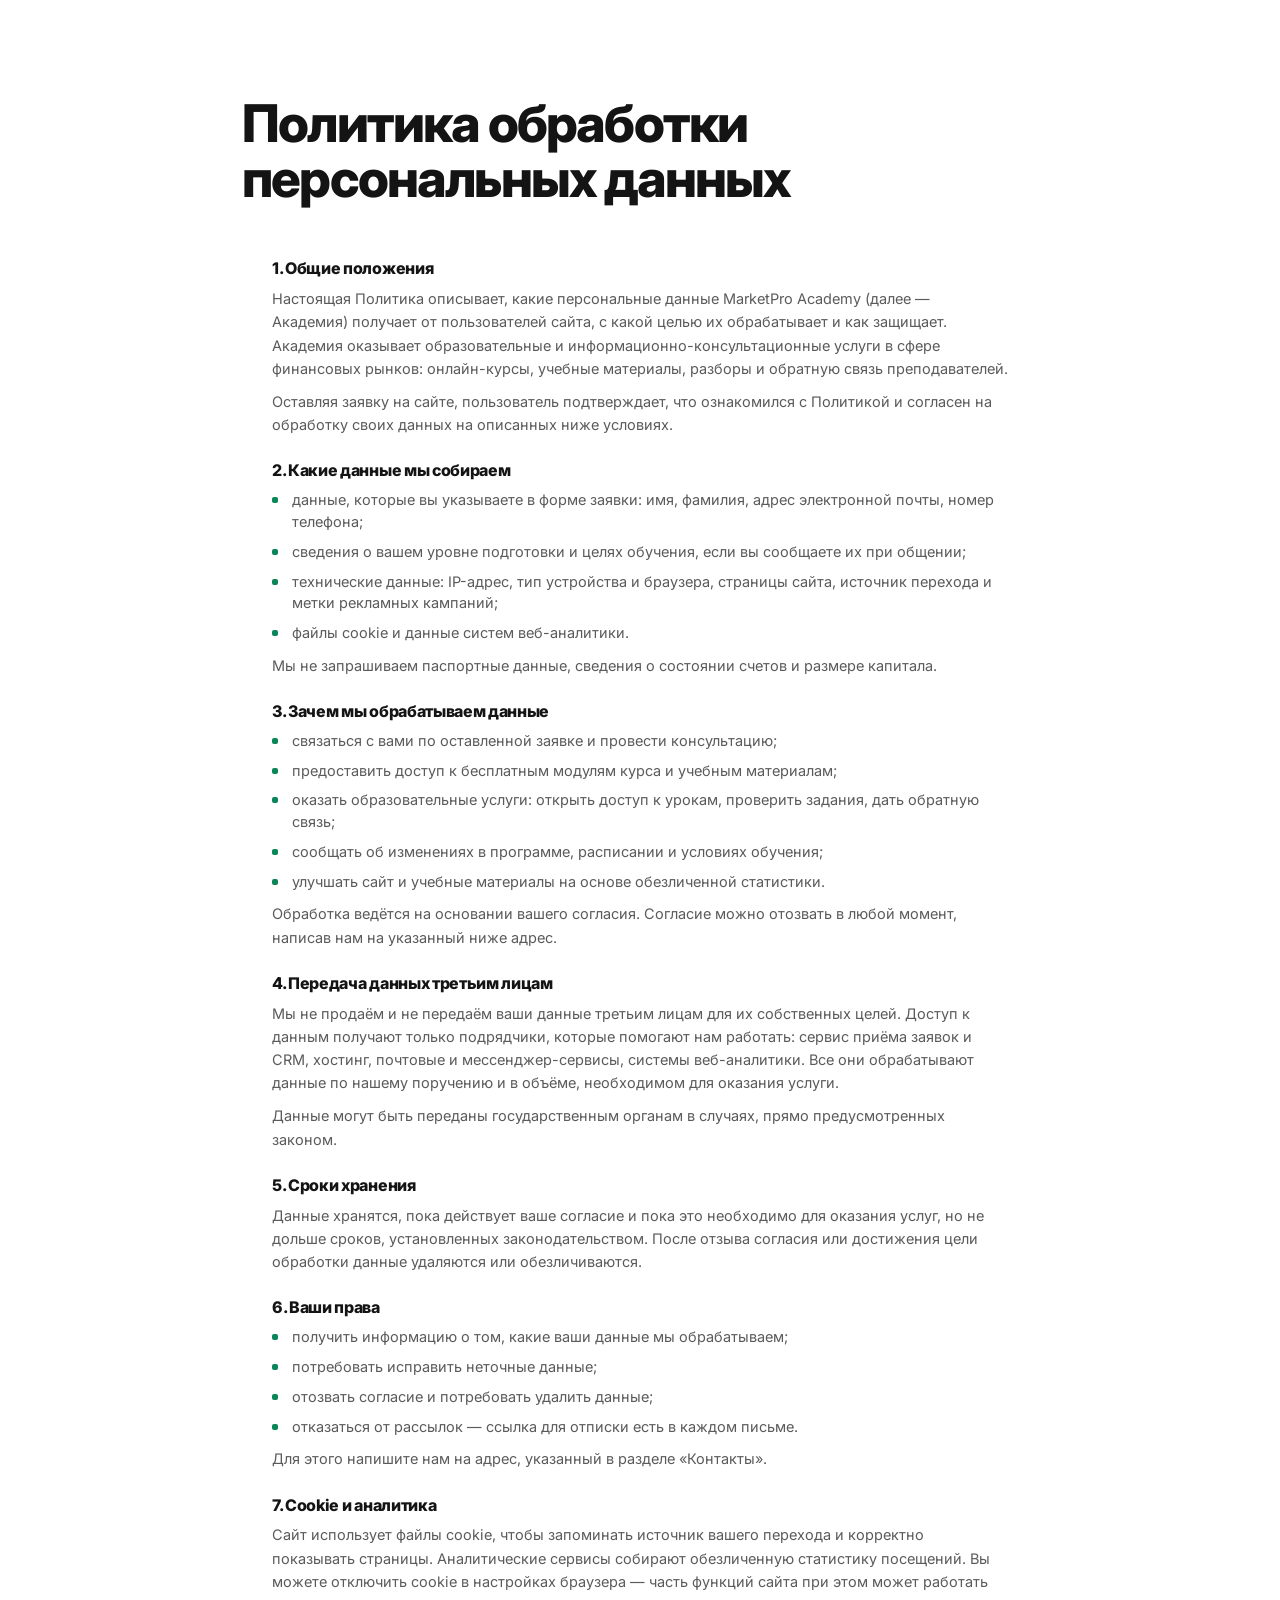
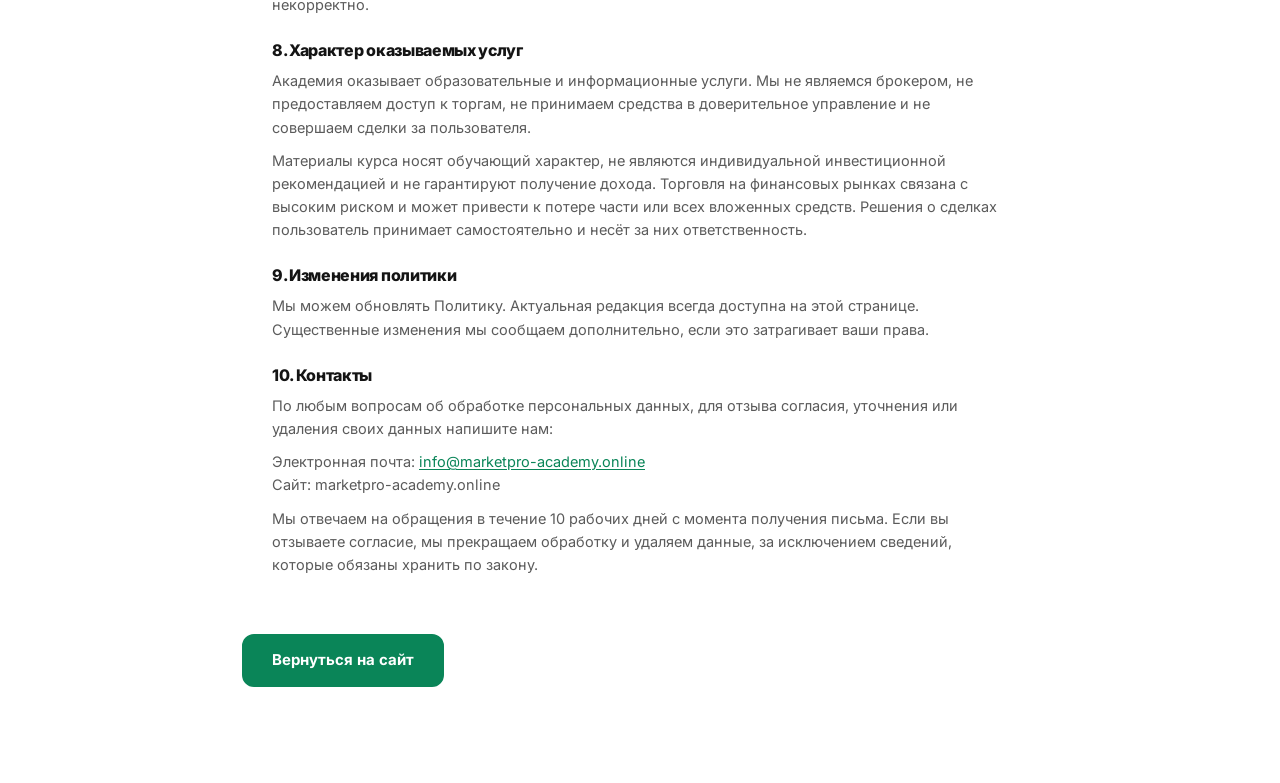
<file: privacy.html>
<!DOCTYPE html>
<html lang="ru">
<head>
<meta charset="UTF-8">
<meta name="viewport" content="width=device-width, initial-scale=1">
<title>Политика обработки персональных данных — MarketPro Academy</title>
<meta name="robots" content="noindex">
<link rel="icon" type="image/png" sizes="32x32" href="favicon-32.png">
<link rel="icon" type="image/png" sizes="192x192" href="icon-192.png">
<link rel="apple-touch-icon" href="apple-touch-icon.png">
<link rel="preconnect" href="https://fonts.googleapis.com">
<link rel="preconnect" href="https://fonts.gstatic.com" crossorigin>
<link href="https://fonts.googleapis.com/css2?family=Inter:wght@400;600;700;800&display=swap" rel="stylesheet">
<link rel="stylesheet" href="styles.css?v=84">
</head>
<body>
<section class="sec">
  <div class="wrap wrap--narrow">
    <h1 class="h2" style="margin-bottom:26px">Политика обработки персональных данных</h1>
    <div class="pp__body pp__body--page">
      <h3>1. Общие положения</h3>
      <p>
        Настоящая Политика описывает, какие персональные данные MarketPro Academy (далее — Академия)
        получает от пользователей сайта, с какой целью их обрабатывает и как защищает.
        Академия оказывает образовательные и информационно-консультационные услуги в сфере
        финансовых рынков: онлайн-курсы, учебные материалы, разборы и обратную связь преподавателей.
      </p>
      <p>
        Оставляя заявку на сайте, пользователь подтверждает, что ознакомился с Политикой
        и согласен на обработку своих данных на описанных ниже условиях.
      </p>

      <h3>2. Какие данные мы собираем</h3>
      <ul>
        <li>данные, которые вы указываете в форме заявки: имя, фамилия, адрес электронной почты, номер телефона;</li>
        <li>сведения о вашем уровне подготовки и целях обучения, если вы сообщаете их при общении;</li>
        <li>технические данные: IP-адрес, тип устройства и браузера, страницы сайта, источник перехода и метки рекламных кампаний;</li>
        <li>файлы cookie и данные систем веб-аналитики.</li>
      </ul>
      <p>Мы не запрашиваем паспортные данные, сведения о состоянии счетов и размере капитала.</p>

      <h3>3. Зачем мы обрабатываем данные</h3>
      <ul>
        <li>связаться с вами по оставленной заявке и провести консультацию;</li>
        <li>предоставить доступ к бесплатным модулям курса и учебным материалам;</li>
        <li>оказать образовательные услуги: открыть доступ к урокам, проверить задания, дать обратную связь;</li>
        <li>сообщать об изменениях в программе, расписании и условиях обучения;</li>
        <li>улучшать сайт и учебные материалы на основе обезличенной статистики.</li>
      </ul>
      <p>
        Обработка ведётся на основании вашего согласия. Согласие можно отозвать в любой момент,
        написав нам на указанный ниже адрес.
      </p>

      <h3>4. Передача данных третьим лицам</h3>
      <p>
        Мы не продаём и не передаём ваши данные третьим лицам для их собственных целей.
        Доступ к данным получают только подрядчики, которые помогают нам работать: сервис приёма
        заявок и CRM, хостинг, почтовые и мессенджер-сервисы, системы веб-аналитики. Все они
        обрабатывают данные по нашему поручению и в объёме, необходимом для оказания услуги.
      </p>
      <p>Данные могут быть переданы государственным органам в случаях, прямо предусмотренных законом.</p>

      <h3>5. Сроки хранения</h3>
      <p>
        Данные хранятся, пока действует ваше согласие и пока это необходимо для оказания услуг,
        но не дольше сроков, установленных законодательством. После отзыва согласия или достижения
        цели обработки данные удаляются или обезличиваются.
      </p>

      <h3>6. Ваши права</h3>
      <ul>
        <li>получить информацию о том, какие ваши данные мы обрабатываем;</li>
        <li>потребовать исправить неточные данные;</li>
        <li>отозвать согласие и потребовать удалить данные;</li>
        <li>отказаться от рассылок — ссылка для отписки есть в каждом письме.</li>
      </ul>
      <p>Для этого напишите нам на адрес, указанный в разделе «Контакты».</p>

      <h3>7. Cookie и аналитика</h3>
      <p>
        Сайт использует файлы cookie, чтобы запоминать источник вашего перехода и корректно
        показывать страницы. Аналитические сервисы собирают обезличенную статистику посещений.
        Вы можете отключить cookie в настройках браузера — часть функций сайта при этом
        может работать некорректно.
      </p>

      <h3>8. Характер оказываемых услуг</h3>
      <p>
        Академия оказывает образовательные и информационные услуги. Мы не являемся брокером,
        не предоставляем доступ к торгам, не принимаем средства в доверительное управление
        и не совершаем сделки за пользователя.
      </p>
      <p>
        Материалы курса носят обучающий характер, не являются индивидуальной инвестиционной
        рекомендацией и не гарантируют получение дохода. Торговля на финансовых рынках связана
        с высоким риском и может привести к потере части или всех вложенных средств. Решения
        о сделках пользователь принимает самостоятельно и несёт за них ответственность.
      </p>

      <h3>9. Изменения политики</h3>
      <p>
        Мы можем обновлять Политику. Актуальная редакция всегда доступна на этой странице.
        Существенные изменения мы сообщаем дополнительно, если это затрагивает ваши права.
      </p>

      <h3>10. Контакты</h3>
      <p>
        По любым вопросам об обработке персональных данных, для отзыва согласия,
        уточнения или удаления своих данных напишите нам:
      </p>
      <p>
        Электронная почта: <a href="mailto:info@marketpro-academy.online">info@marketpro-academy.online</a><br>
        Сайт: marketpro-academy.online
      </p>
      <p>
        Мы отвечаем на обращения в течение 10 рабочих дней с момента получения письма.
        Если вы отзываете согласие, мы прекращаем обработку и удаляем данные,
        за исключением сведений, которые обязаны хранить по закону.
      </p>
      <!-- ПЕРЕД ЗАПУСКОМ: добавить наименование юрлица или ИП, регистрационный номер и юридический адрес -->
    </div>
    <p style="margin-top:30px"><a href="index.html" class="btn">Вернуться на сайт</a></p>
  </div>
</section>
</body>
</html>
</file>
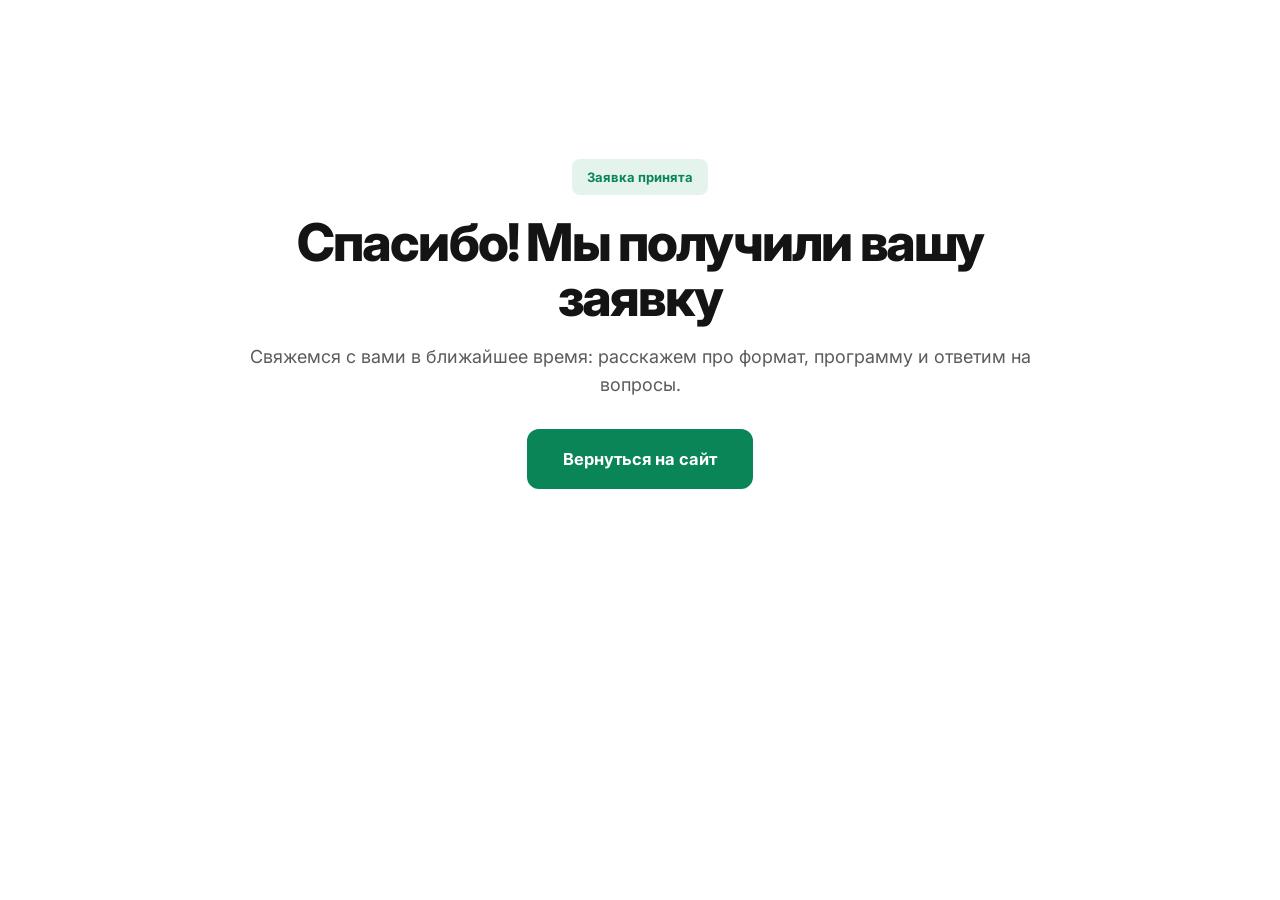
<file: thank-you.html>
<!DOCTYPE html>
<html lang="ru">
<head>
<meta charset="UTF-8">
<meta name="viewport" content="width=device-width, initial-scale=1">
<title>Заявка отправлена — MarketPro Academy</title>
<meta name="robots" content="noindex">
<meta name="theme-color" content="#0A8558">
<link rel="preconnect" href="https://fonts.googleapis.com">
<link rel="preconnect" href="https://fonts.gstatic.com" crossorigin>
<link href="https://fonts.googleapis.com/css2?family=Inter:wght@400;500;600;700;800;900&display=swap" rel="stylesheet">
<link rel="icon" type="image/png" sizes="32x32" href="favicon-32.png">
<link rel="icon" type="image/png" sizes="192x192" href="icon-192.png">
<link rel="apple-touch-icon" href="apple-touch-icon.png">
<link rel="stylesheet" href="styles.css?v=77">
</head>
<body>
<section class="sec" style="min-height:72vh;display:grid;place-items:center">
  <div class="wrap wrap--narrow" style="text-align:center">
    <span class="pill">Заявка принята</span>
    <h1 class="h2" style="margin-bottom:18px">Спасибо! Мы получили вашу заявку</h1>
    <p class="sec__lead" style="margin:0 auto 30px">
      Свяжемся с вами в ближайшее время: расскажем про формат, программу и ответим на вопросы.
    </p>
    <a href="index.html" class="btn btn--lg">Вернуться на сайт</a>
  </div>
</section>
</body>
</html>
</file>
<file: styles.css>
/* ============================================================
   MARKETLOGIC — landing (Skillbox-подобная светлая верстка)
   ============================================================ */

:root{
  --ink:#141414;
  --ink-2:#5B5B5B;
  --ink-3:#9A9A9A;

  --blue:#2563EB;
  --blue-soft:#E7EFFD;
  --ind:#0A8558;
  --ind-d:#076B45;
  --ind-soft:#E4F4EC;

  --gray:#F2F2F4;
  --gray-2:#E8E8EC;
  --line:#E2E2E6;

  --red:#E5342F;

  --r:16px;
  --r-lg:24px;
  --wrap:1200px;
}

*,*::before,*::after{box-sizing:border-box}
html{scroll-behavior:smooth;-webkit-text-size-adjust:100%}
body{
  margin:0;background:#fff;color:var(--ink);
  font-family:"Inter",-apple-system,BlinkMacSystemFont,"Segoe UI",Roboto,Arial,sans-serif;
  font-size:16px;line-height:1.55;
  -webkit-font-smoothing:antialiased;overflow-x:hidden;
}
img,svg{max-width:100%;display:block}
a{color:inherit;text-decoration:none}
h1,h2,h3{margin:0;font-weight:800;line-height:1.06;letter-spacing:-.035em}
p{margin:0}
ul,ol{margin:0;padding:0;list-style:none}
figure{margin:0}

.wrap{width:100%;max-width:var(--wrap);margin:0 auto;padding:0 20px}
.wrap--narrow{max-width:860px}
.h2{font-size:clamp(28px,6.6vw,52px)}

.u-mark{color:var(--ind)}

/* ---------- КНОПКИ ---------- */
.btn{
  display:inline-flex;align-items:center;justify-content:center;gap:8px;
  padding:16px 28px;border:2px solid var(--ind);border-radius:12px;
  background:var(--ind);color:#fff;
  font:inherit;font-weight:700;font-size:15px;line-height:1.1;
  cursor:pointer;white-space:nowrap;text-align:center;
  transition:background .16s ease,border-color .16s ease,color .16s ease;
}
.btn:hover{background:var(--ind-d);border-color:var(--ind-d)}
.btn--lg{padding:19px 34px;font-size:16.5px}
.btn--sm{padding:11px 20px;font-size:14px;border-radius:10px}
.btn--block{width:100%}
.btn--line{background:#fff;color:var(--ink);border-color:var(--line)}
.btn--line:hover{background:#fff;border-color:var(--ink);color:var(--ink)}
.btn--white{background:#fff;color:var(--ind);border-color:#fff}
.btn--white:hover{background:var(--ind-soft);border-color:var(--ind-soft);color:var(--ind-d)}

/* ---------- ПЛЕЙСХОЛДЕРЫ ПОД КАРТИНКИ ---------- */
.ph{
  display:flex;flex-direction:column;align-items:center;justify-content:center;
  gap:6px;padding:24px 20px;text-align:center;
  background:var(--gray);border:2px dashed var(--gray-2);border-radius:var(--r-lg);
  color:var(--ink-3);
}
.ph__ic{font-size:30px;line-height:1;margin-bottom:4px;opacity:.65}
.ph b{font-size:14px;font-weight:700;color:var(--ink-2);letter-spacing:0}
.ph__hint{font-size:12px;line-height:1.45}
.sec--gray .ph{background:#fff;border-color:var(--line)}
.ph--onDark{background:rgba(255,255,255,.09);border-color:rgba(255,255,255,.28);color:rgba(255,255,255,.72)}
.ph--onDark b{color:#fff}
.ph--hero{aspect-ratio:6/7}
.ph--card{aspect-ratio:4/3;border-radius:var(--r)}
.ph--claim{aspect-ratio:10/7}
.ph--author{aspect-ratio:4/5}
.ph--tall{aspect-ratio:9/11}
.ph--wide{aspect-ratio:9/5}

/* ---------- ПРОМО-ПОЛОСА ---------- */
.promo{background:var(--ink);color:#fff}
.promo__in{
  display:flex;align-items:center;justify-content:center;gap:12px;flex-wrap:wrap;
  min-height:44px;padding-top:9px;padding-bottom:9px;
  font-size:13.5px;font-weight:600;text-align:center;
}
.promo__link{color:#fff;text-decoration:underline;text-underline-offset:3px;text-decoration-color:rgba(255,255,255,.45);white-space:nowrap}
.promo__link:hover{text-decoration-color:#fff}

/* ---------- ШАПКА ---------- */
.hdr{
  position:sticky;top:0;z-index:60;overflow:hidden;color:#fff;
  transition:box-shadow .2s ease;
  background:
    radial-gradient(680px 220px at 82% -30%, rgba(20,190,124,.55), transparent 65%),
    linear-gradient(100deg,#04241A 0%,#073827 42%,#0A6A45 100%);
}
.hdr::before{
  content:"";position:absolute;inset:0;pointer-events:none;opacity:.55;
  background-image:
    linear-gradient(rgba(255,255,255,.07) 1px,transparent 1px),
    linear-gradient(90deg,rgba(255,255,255,.07) 1px,transparent 1px);
  background-size:44px 44px;
  -webkit-mask-image:linear-gradient(100deg,#000 6%,transparent 58%);
  mask-image:linear-gradient(100deg,#000 6%,transparent 58%);
}
.hdr::after{
  content:"";position:absolute;right:9%;top:-58px;width:150px;height:150px;
  border:1.5px solid rgba(255,255,255,.1);border-radius:50%;pointer-events:none;
}
.hdr__in,.mmenu{position:relative;z-index:2}
.hdr.is-stuck{box-shadow:0 8px 22px -16px rgba(0,0,0,.6)}
.hdr__in{display:flex;align-items:center;gap:22px;height:64px}

.logo{display:flex;align-items:center;gap:10px;flex:0 0 auto}
.logo__mark{width:40px;height:40px;flex:0 0 40px;display:grid;place-items:center}
.logo__mark picture,.logo__mark img{display:block;width:100%;height:auto}
.logo__txt{display:flex;flex-direction:column;line-height:1.05}
.logo__txt b{font-size:16.5px;font-weight:800;letter-spacing:-.03em;color:#fff}
.logo__txt em{font-style:normal;color:#fff}
.logo__txt b span{font-weight:600;letter-spacing:.02em;color:rgba(255,255,255,.72)}
.logo__txt i{margin-top:3px;font-style:normal;font-size:9.5px;font-weight:600;letter-spacing:.1em;text-transform:uppercase;color:rgba(255,255,255,.62)}



.hdr__nav{display:none;gap:24px;margin-left:auto;font-size:14.5px;font-weight:600;color:rgba(255,255,255,.82)}
.hdr__nav a:hover{color:#fff}
.hdr__cta{display:none;background:#fff;color:var(--ind);border-color:#fff}
.hdr__cta:hover{background:#E6F3EC;border-color:#E6F3EC;color:var(--ind-d)}

.burger{
  margin-left:auto;width:44px;height:44px;padding:0;
  display:grid;place-items:center;align-content:center;gap:4px;
  background:rgba(255,255,255,.14);border:1px solid rgba(255,255,255,.28);
  border-radius:11px;cursor:pointer;
}
.burger span{width:17px;height:2px;background:#fff;border-radius:2px;transition:transform .22s ease,opacity .18s ease}
.burger[aria-expanded="true"] span:nth-child(1){transform:translateY(6px) rotate(45deg)}
.burger[aria-expanded="true"] span:nth-child(2){opacity:0}
.burger[aria-expanded="true"] span:nth-child(3){transform:translateY(-6px) rotate(-45deg)}

.mmenu{display:flex;flex-direction:column;padding:6px 20px 22px;background:rgba(4,36,26,.96);border-top:1px solid rgba(255,255,255,.18)}
.mmenu[hidden]{display:none}
.mmenu a{padding:15px 0;font-weight:600;color:rgba(255,255,255,.85);border-bottom:1px solid rgba(255,255,255,.14)}
.mmenu a:last-child{border:0;margin-top:16px;background:#fff;border-color:#fff;color:var(--ind)}

/* ---------- ПЕРВЫЙ ЭКРАН ---------- */
.hero{padding:28px 0 46px}
.hero__in{display:grid;gap:26px;align-items:center}

.pill{
  display:inline-block;margin-bottom:20px;padding:8px 15px;border-radius:8px;
  background:var(--ind-soft);color:var(--ind);
  font-size:13px;font-weight:700;
}
.hero__h1{font-size:clamp(29px,6.4vw,50px);letter-spacing:-.035em;line-height:1.08}
.hero__lead{margin-top:22px;max-width:520px;color:var(--ink-2);font-size:clamp(16px,3.7vw,19px);line-height:1.5}
.hero__btns{display:flex;flex-wrap:wrap;gap:12px;margin-top:30px}
.hero__btns .btn{flex:1 1 200px}
.hero__note{display:flex;align-items:center;gap:9px;margin-top:20px;font-size:14px;color:var(--ink-2)}
.hero__note svg{width:19px;height:19px;flex:0 0 19px;color:var(--blue)}
.hero__note+.hero__note svg{color:var(--ind)}
.hero__note+.hero__note{font-weight:600;color:var(--ink)}

.hero__pic{display:block;will-change:transform}
.hero__pic img{
  width:100%;height:auto;border-radius:var(--r-lg);
  animation:heroIn .9s .05s cubic-bezier(.2,.7,.3,1) both;
}
@keyframes heroIn{
  from{opacity:0;transform:translateY(20px) scale(.985)}
  to{opacity:1;transform:none}
}

/* ---------- СЕКЦИИ ---------- */
.sec{padding:46px 0}
.sec--gray{background:var(--gray)}
.sec__head{max-width:820px;margin-bottom:26px}
.sec__lead{margin-top:16px;color:var(--ink-2);font-size:clamp(15.5px,3.6vw,18px)}

/* ---------- 3 КАРТОЧКИ С ФОТО ---------- */
.cards3{display:grid;gap:12px}
.card3{background:#fff;border:1px solid var(--line);border-radius:var(--r-lg);overflow:hidden}
.card3 .ph{border-radius:0;border:0;width:100%}
.card3 picture{
  display:block;width:100%;aspect-ratio:4/3;overflow:hidden;
  background:#fff;border-bottom:1px solid var(--line);
}
.card3 picture img{display:block;width:100%;height:100%;object-fit:contain;aspect-ratio:auto}
.card3__txt{padding:20px}
.card3__n{display:block;margin-bottom:10px;font-size:13px;font-weight:800;letter-spacing:.1em;color:var(--ind)}
.card3 h3{font-size:21px;margin-bottom:9px}
.card3 p{color:var(--ink-2);font-size:15px}

/* ---------- БОЛЬ ---------- */
.pains{display:grid;gap:14px}
.pains li{padding:22px 20px;background:#fff;border-radius:var(--r-lg)}
.miss__ic{
  display:grid;place-items:center;width:46px;height:46px;margin-bottom:16px;
  border-radius:13px;background:rgba(229,52,47,.09);color:var(--red);
}
.miss__ic svg{width:23px;height:23px}
.pains h3{font-size:19px;margin-bottom:9px}
.pains p{color:var(--ink-2);font-size:15px}

/* ---------- АКЦЕНТНЫЙ БЛОК ---------- */
.claim{
  position:relative;overflow:hidden;padding:46px 0;color:#fff;
  background:
    radial-gradient(1200px 520px at 88% 8%, rgba(10,133,88,.55), transparent 62%),
    linear-gradient(135deg,#04241A 0%,#073827 48%,#0A5A3C 100%);
}
.claim::before{
  content:"";position:absolute;inset:0;pointer-events:none;opacity:.5;
  background-image:
    linear-gradient(rgba(255,255,255,.07) 1px,transparent 1px),
    linear-gradient(90deg,rgba(255,255,255,.07) 1px,transparent 1px);
  background-size:64px 64px;
  -webkit-mask-image:linear-gradient(115deg,#000 8%,transparent 62%);
  mask-image:linear-gradient(115deg,#000 8%,transparent 62%);
}
.claim::after{
  content:"";position:absolute;left:-40px;bottom:-90px;width:320px;height:320px;
  border:1.5px solid rgba(255,255,255,.09);border-radius:50%;pointer-events:none;
}
.claim__in{position:relative;z-index:2;display:grid;gap:30px;align-items:center}
.claim p{margin:20px 0 28px;font-size:17px;line-height:1.55;color:rgba(255,255,255,.78);max-width:560px}
.claim .btn--white{background:#fff;color:#07422E;border-color:#fff}
.claim .btn--white:hover{background:#E9F6F0;border-color:#E9F6F0;color:#052E20}

/* ---------- ПРИНЦИПЫ ---------- */
.prin{display:grid;gap:14px;counter-reset:prin}
.prin li{
  position:relative;padding:24px 22px;
  border:1px solid var(--line);border-radius:var(--r-lg);
  transition:border-color .2s ease;
}
.prin li:hover{border-color:var(--ind)}
.prin__n{
  position:relative;overflow:hidden;
  display:grid;place-items:center;width:48px;height:48px;margin-bottom:18px;
  border-radius:14px;color:#fff;
  font-size:14px;font-weight:800;letter-spacing:.04em;
  background:
    radial-gradient(60px 40px at 78% 12%, rgba(10,133,88,.75), transparent 65%),
    linear-gradient(135deg,#04241A 0%,#073827 50%,#0A5A3C 100%);
  box-shadow:inset 0 0 0 1px rgba(255,255,255,.1);
}
.prin__n::before{
  content:"";position:absolute;inset:0;opacity:.45;pointer-events:none;
  background-image:
    linear-gradient(rgba(255,255,255,.14) 1px,transparent 1px),
    linear-gradient(90deg,rgba(255,255,255,.14) 1px,transparent 1px);
  background-size:12px 12px;
  -webkit-mask-image:linear-gradient(115deg,#000 10%,transparent 70%);
  mask-image:linear-gradient(115deg,#000 10%,transparent 70%);
}
.prin__n::after{
  content:"";position:absolute;left:-14px;bottom:-22px;width:56px;height:56px;
  border:1px solid rgba(255,255,255,.16);border-radius:50%;pointer-events:none;
}
.prin li>*:not(.prin__n){position:relative}
.prin h3{font-size:19px;margin-bottom:10px;letter-spacing:-.03em}
.prin p{color:var(--ink-2);font-size:15px;line-height:1.55}

/* ---------- РЕЗЮМЕ / НАВЫКИ ---------- */
.cv{
  display:grid;gap:0;overflow:hidden;
  background:#fff;border:1px solid var(--line);border-radius:var(--r-lg);
}
.cv__side{background:var(--gray);padding:14px;display:flex}
.cv__side .ph{border:0;background:#fff;width:100%}
.cv__pic{
  display:block;width:100%;aspect-ratio:4/3;
  overflow:hidden;border-radius:var(--r);background:#fff;
}
.cv__pic{align-self:stretch}
.cv__pic img{
  display:block;width:100%;height:100%;
  object-fit:cover;object-position:58% 62%;aspect-ratio:auto;border-radius:0;
}
.ph--cv{aspect-ratio:1/1}

.cv__body{padding:6px 20px 22px}
.cv__row{padding:20px 0;border-bottom:1px solid var(--line)}
.cv__row--last{border-bottom:0;padding-bottom:6px}
.cv__lbl{
  display:block;margin-bottom:12px;
  font-size:12px;font-weight:800;letter-spacing:.1em;text-transform:uppercase;color:var(--ink-3);
}
.cv__post{display:block;font-size:26px;font-weight:800;letter-spacing:-.035em}
.cv__sub{display:block;margin-top:6px;color:var(--ink-2);font-size:14.5px}

.cv__skills{display:grid;gap:9px}
.cv__skills li{position:relative;padding-left:30px;font-size:15px;line-height:1.45}
.cv__skills li::before{content:"";position:absolute;left:0;top:1px;width:20px;height:20px;border-radius:6px;background:var(--ind-soft)}
.cv__skills li::after{content:"";position:absolute;left:5px;top:7px;width:9px;height:4.5px;border-left:2px solid var(--ind);border-bottom:2px solid var(--ind);transform:rotate(-45deg)}

.cv__tools{display:flex;flex-wrap:wrap;gap:6px}
.cv__tools li{
  padding:6px 11px;border-radius:7px;background:var(--gray);
  font-size:12.5px;font-weight:600;color:var(--ink-2);
}

/* ---------- ПРОГРАММА ---------- */
.prog{display:grid;gap:0;border-top:1px solid var(--line)}
.mod{background:transparent;border-bottom:1px solid var(--line)}
.mod__h{
  width:100%;display:flex;align-items:center;gap:14px;padding:14px 2px;
  background:transparent;border:0;color:inherit;font:inherit;text-align:left;cursor:pointer;
}
.mod__n{flex:0 0 auto;min-width:26px;font-size:14px;font-weight:800;letter-spacing:-.02em;color:var(--ink-3)}
.mod__c{flex:1;display:block}
.mod__t{display:block;font-size:16px;font-weight:700;letter-spacing:-.02em;line-height:1.25}
.mod__topic{display:block;margin-top:2px;font-size:12px;font-weight:600;color:var(--ink-3)}

.mod__free{
  flex:0 0 auto;display:inline-flex;align-items:center;gap:6px;
  padding:5px 11px 5px 9px;border-radius:100px;
  background:var(--blue);color:#fff;
  font-size:11.5px;font-weight:700;letter-spacing:.01em;
}
.mod__free svg{width:13px;height:13px;flex:0 0 13px}
.mod--free .mod__n{color:var(--blue)}
.lead-free{
  display:inline-flex;align-items:center;gap:8px;margin-top:14px;padding:8px 14px;border-radius:100px;
  background:var(--blue);color:#fff;font-size:13.5px;font-weight:700;
}
.lead-free svg{width:15px;height:15px;flex:0 0 15px}

.mod__x{position:relative;flex:0 0 22px;width:22px;height:22px;border-radius:50%;background:var(--gray);transition:background .2s ease,transform .25s ease}
.mod__x::before,.mod__x::after{content:"";position:absolute;left:50%;top:50%;background:var(--ink);border-radius:2px;transition:opacity .2s ease,background .2s ease}
.mod__x::before{width:10px;height:2px;transform:translate(-50%,-50%)}
.mod__x::after{width:2px;height:10px;transform:translate(-50%,-50%)}
.mod.is-open .mod__x::after{opacity:0}
.mod.is-open .mod__t{color:var(--ind)}

.mod__b{max-height:0;overflow:hidden;transition:max-height .3s ease}
.mod__list{display:grid;gap:7px;padding:0 2px 16px 2px}
.mod__list li{position:relative;padding-left:19px;color:var(--ink-2);font-size:14px;line-height:1.45}
.mod__list li::before{
  content:"";position:absolute;left:0;top:8px;width:6px;height:6px;
  border-radius:2px;background:var(--ind);
}
.mod.is-open .mod__b{max-height:720px}

.prog__cta{display:grid;gap:14px;margin-top:22px;padding:20px 22px;background:var(--gray);border-radius:var(--r-lg)}
.prog__cta b{display:block;font-size:16.5px;letter-spacing:-.02em}
.prog__cta span{display:block;margin-top:3px;color:var(--ink-2);font-size:14px}
.prog__cta .btn{justify-self:start}

/* ---------- ФОРМАТ ---------- */
.fmt{display:grid;gap:22px}
.fmt__list{display:grid;gap:9px}
.fmt__list li{display:flex;gap:14px;padding:17px 19px;background:#fff;border:1px solid var(--line);border-radius:var(--r)}
.fmt__n{flex:0 0 auto;font-size:13px;font-weight:800;letter-spacing:.06em;color:var(--ind);padding-top:2px}
.fmt h3{font-size:16.5px;margin-bottom:5px}
.fmt p{color:var(--ink-2);font-size:14px;line-height:1.45}
.fmt__media{display:grid;gap:14px}
.ph--fill{min-height:240px;height:100%}
.fmt__media picture{display:block;width:100%;height:100%;overflow:hidden;border-radius:var(--r-lg);background:#fff}
.fmt__media picture img{display:block;width:100%;height:100%;object-fit:cover}

/* ---------- КОМУ ПОДОЙДЁТ ---------- */
.segs{display:grid;gap:12px}
.seg{padding:20px;background:var(--gray);border-radius:var(--r-lg)}
.seg__tag{
  display:inline-block;margin-bottom:12px;padding:5px 11px;border-radius:7px;
  background:#fff;color:var(--ind);font-size:12px;font-weight:700;
}
.seg__q{font-size:17px;font-weight:800;letter-spacing:-.03em;line-height:1.3;margin-bottom:9px}
.seg__a{color:var(--ink-2);font-size:14.5px;line-height:1.5}

.nofit{
  display:grid;gap:16px;margin-top:12px;padding:22px 24px;
  background:#FDF3F2;border-radius:var(--r-lg);
}
.nofit__lbl{
  display:flex;align-items:center;gap:9px;
  font-size:14.5px;font-weight:700;letter-spacing:-.01em;color:#A32B27;white-space:nowrap;
}
.nofit__lbl::before{
  content:"";flex:0 0 20px;width:20px;height:20px;border-radius:6px;
  background:#F6D9D7 url("data:image/svg+xml,%3Csvg xmlns='http://www.w3.org/2000/svg' viewBox='0 0 12 12' fill='none'%3E%3Cpath d='M3 3l6 6M9 3l-6 6' stroke='%23A32B27' stroke-width='2' stroke-linecap='round'/%3E%3C/svg%3E") center/11px no-repeat;
}
.nofit__list{display:flex;flex-wrap:wrap;gap:8px}
.nofit__list li{
  padding:8px 14px;border-radius:100px;background:#fff;
  border:1px solid #F1D5D3;
  font-size:13.5px;font-weight:500;color:#8C3A36;
}

/* ---------- АВТОР ---------- */
.author{display:grid;gap:26px;align-items:stretch}
.author__media{max-width:440px}
.author__pic{display:block;height:100%}
.author__pic img{width:100%;height:100%;object-fit:cover;border-radius:var(--r-lg)}
.claim__pic{display:block}
.claim__pic img{width:100%;height:auto;border-radius:var(--r-lg);box-shadow:0 26px 54px -26px rgba(0,0,0,.5)}

.author__copy{display:flex;flex-direction:column}
.author__copy p{color:var(--ink-2);font-size:16px;line-height:1.6}
.author__copy p+p{margin-top:14px}

.author__card{
  margin-top:24px;padding:22px 24px;
  background:#fff;border-radius:var(--r-lg);
}
.author__who{
  display:flex;align-items:center;gap:14px;
  padding-bottom:18px;margin-bottom:18px;border-bottom:1px solid var(--line);
}
.author__role{
  display:block;margin-bottom:4px;
  font-size:11.5px;font-weight:800;letter-spacing:.09em;text-transform:uppercase;color:var(--ind);
}
.author__name{font-size:22px;letter-spacing:-.035em;line-height:1.1}
.author__ava{
  flex:0 0 58px;width:58px;height:58px;border-radius:50%;
  display:grid;place-items:center;overflow:hidden;
  font-size:19px;font-weight:800;letter-spacing:.02em;color:#fff;
  background:
    radial-gradient(70px 50px at 75% 15%, rgba(10,133,88,.85), transparent 65%),
    linear-gradient(135deg,#04241A 0%,#073827 50%,#0A5A3C 100%);
  box-shadow:inset 0 0 0 1px rgba(255,255,255,.14);
}
.author__ava img{width:100%;height:100%;object-fit:cover;display:block;border-radius:50%}
.author__cv{display:grid;gap:10px}
.author__cv li{position:relative;padding-left:20px;color:var(--ink-2);font-size:14.5px;line-height:1.45}
.author__cv li::before{
  content:"";position:absolute;left:0;top:7px;width:7px;height:7px;
  border-radius:2px;background:var(--ind);
}

/* ---------- ОБ АКАДЕМИИ ---------- */
.sec--dark{background:var(--ink);color:#fff}
.about{display:grid;gap:24px}
.about__tag{
  display:inline-block;margin-bottom:16px;padding:7px 14px;border-radius:8px;
  background:rgba(255,255,255,.12);
  font-size:12px;font-weight:800;letter-spacing:.1em;text-transform:uppercase;
}
.about__copy p{margin-top:18px;color:rgba(255,255,255,.74);font-size:16px;line-height:1.6}
.about__vals{display:grid;gap:12px;margin-top:30px}
.about__vals li{
  padding:18px 20px;border-radius:var(--r);
  background:rgba(255,255,255,.06);border:1px solid rgba(255,255,255,.1);
}
.about__vals b{display:block;font-size:15.5px;letter-spacing:-.02em}
.about__vals span{display:block;margin-top:4px;font-size:13.5px;color:rgba(255,255,255,.62)}

.about__mission{
  position:relative;overflow:hidden;align-self:start;
  padding:30px 28px;border-radius:var(--r-lg);
  background:
    radial-gradient(420px 220px at 88% 6%, rgba(20,190,124,.5), transparent 66%),
    linear-gradient(135deg,#04241A 0%,#073827 46%,#0A6A45 100%);
}
.about__mission::before{
  content:"";position:absolute;inset:0;pointer-events:none;opacity:.5;
  background-image:
    linear-gradient(rgba(255,255,255,.07) 1px,transparent 1px),
    linear-gradient(90deg,rgba(255,255,255,.07) 1px,transparent 1px);
  background-size:46px 46px;
  -webkit-mask-image:linear-gradient(150deg,#000 8%,transparent 62%);
  mask-image:linear-gradient(150deg,#000 8%,transparent 62%);
}
.about__mission::after{
  content:"";position:absolute;right:-60px;bottom:-70px;width:210px;height:210px;
  border:1.5px solid rgba(255,255,255,.1);border-radius:50%;pointer-events:none;
}
.about__mission>*{position:relative;z-index:2}
.about__ic{display:block;width:64px;margin-bottom:20px}
.about__ic picture,.about__ic img{display:block;width:100%;height:auto}
.about__quote{font-size:19px;font-weight:700;line-height:1.4;letter-spacing:-.025em}
.about__sign{display:block;margin-top:18px;font-size:12px;font-weight:700;letter-spacing:.12em;text-transform:uppercase;color:rgba(255,255,255,.7)}

/* ---------- FAQ ---------- */
.faq{display:grid;gap:10px}
.faq details{background:#fff;border-radius:var(--r-lg)}
.faq summary{
  list-style:none;cursor:pointer;position:relative;
  padding:22px 58px 22px 24px;font-weight:700;font-size:17px;letter-spacing:-.02em;
}
.faq summary::-webkit-details-marker{display:none}
.faq summary::after{
  content:"";position:absolute;right:24px;top:50%;width:10px;height:10px;margin-top:-7px;
  border-right:2.4px solid var(--ink);border-bottom:2.4px solid var(--ink);
  transform:rotate(45deg);transition:transform .2s ease,border-color .2s ease;
}
.faq details[open] summary::after{transform:rotate(-135deg);margin-top:-2px;border-color:var(--ind)}
.faq p{padding:0 24px 24px;color:var(--ink-2);font-size:15px}

/* ---------- ЗАЯВКА ---------- */
.apply{
  position:relative;overflow:hidden;padding:46px 0;color:#fff;
  background:
    radial-gradient(760px 420px at 8% 0%, rgba(10,133,88,.34), transparent 62%),
    radial-gradient(620px 460px at 100% 100%, rgba(10,133,88,.20), transparent 66%),
    #101311;
}
.apply::before{
  content:"";position:absolute;inset:0;pointer-events:none;opacity:.6;
  background-image:
    linear-gradient(rgba(255,255,255,.055) 1px,transparent 1px),
    linear-gradient(90deg,rgba(255,255,255,.055) 1px,transparent 1px);
  background-size:64px 64px;
  -webkit-mask-image:linear-gradient(160deg,#000 5%,transparent 55%);
  mask-image:linear-gradient(160deg,#000 5%,transparent 55%);
}
.apply::after{
  content:"";position:absolute;right:-70px;bottom:-90px;width:420px;height:420px;
  pointer-events:none;opacity:.06;
  background:url("data:image/svg+xml,%3Csvg xmlns='http://www.w3.org/2000/svg' viewBox='0 0 32 32' fill='none'%3E%3Cpath d='M16 2.2L27.2 6.3v9.3c0 7-4.8 12-11.2 14.2C9.6 27.6 4.8 22.6 4.8 15.6V6.3L16 2.2z' stroke='%23fff' stroke-width='0.7'/%3E%3C/svg%3E") center/contain no-repeat;
}
.apply__in{position:relative;z-index:2;display:grid;gap:30px;align-items:center}
.apply .h2{font-size:clamp(28px,5.4vw,44px)}
.apply__sub{
  display:block;margin-top:8px;
  font-size:clamp(17px,3vw,22px);font-weight:600;letter-spacing:-.02em;
  color:rgba(255,255,255,.72);
}
.apply__copy p{display:none;margin-top:14px;color:rgba(255,255,255,.72);font-size:16px}
.apply__pts{display:none;gap:11px;margin-top:24px}
.apply__pts li{position:relative;padding-left:28px;color:rgba(255,255,255,.8);font-size:15px}
.apply__pts li::before{content:"";position:absolute;left:0;top:8px;width:8px;height:8px;border-radius:50%;background:var(--ind)}

.form{padding:20px 18px;border-radius:var(--r-lg);background:#fff;color:var(--ink)}
.form__t{display:none;font-size:20px;letter-spacing:-.03em;margin-bottom:18px}
.form__sub{display:none;color:var(--ink-2);font-size:14.5px;margin-bottom:22px}

.form-row{margin-bottom:12px}
.form-row label{display:block;margin-bottom:5px;font-size:13.5px;font-weight:600;color:var(--ink-2)}
.form-row input{
  width:100%;padding:15px 16px;border:1.5px solid var(--line);border-radius:11px;
  background:#fff;color:var(--ink);font:inherit;font-size:15.5px;
  transition:border-color .16s ease;appearance:none;-webkit-appearance:none;
}
.form-row input::placeholder{color:var(--ink-3)}
.form-row input:focus{outline:none;border-color:var(--ind)}
.err-msg{display:none;margin-top:6px;font-size:12.5px;color:var(--red)}
.form-row.error input{border-color:var(--red)}
.form-row.error .err-msg{display:block}

.form-consent{
  display:flex;align-items:flex-start;gap:10px;margin:14px 0 16px;
  font-size:12.5px;line-height:1.5;color:var(--ink-2);cursor:pointer;
}
.form-consent input{
  flex:0 0 18px;width:18px;height:18px;margin:1px 0 0;border-radius:5px;
  accent-color:var(--ind);cursor:pointer;
}
.form-consent a{color:var(--ind);text-decoration:underline;text-underline-offset:2px}
.form-submit:disabled{opacity:.65;cursor:default}

/* intl-tel-input — код страны и номер одним полем */
.form-row .iti{
  display:flex!important;align-items:stretch;width:100%;position:relative;
  border:1.5px solid var(--line);border-radius:11px;background:#fff;
  transition:border-color .16s ease;
}
.form-row .iti:focus-within{border-color:var(--ind)}
.form-row.error .iti{border-color:var(--red)}
.form-row .iti .iti__flag-container{
  position:relative!important;display:flex;align-items:center;flex-shrink:0;
  background:rgba(0,0,0,.035);border-right:1px solid var(--line);border-radius:10px 0 0 10px;
}
.form-row .iti .iti__selected-flag{
  height:100%;padding:0 14px!important;display:flex!important;align-items:center;
  border-radius:10px 0 0 10px;outline:none;
}
.form-row .iti .iti__selected-flag:hover,
.form-row .iti .iti__selected-flag[aria-expanded="true"]{background:rgba(10,133,88,.08)}
.iti--separate-dial-code .iti__selected-dial-code{
  color:var(--ink);font-size:14.5px;font-weight:600;margin-left:8px;
}
.form-row .iti input,
.form-row .iti input[type="tel"]{
  border:0!important;border-radius:0!important;background:transparent!important;
  padding:14px 16px!important;flex:1;min-width:0;width:100%;
}
.form-row .iti input:focus,
.form-row .iti input[type="tel"]:focus{outline:none!important;border:0!important;box-shadow:none!important}
.iti__flag{background-image:url("https://cdn.jsdelivr.net/npm/intl-tel-input@18.5.3/build/img/flags.png")}
@media (-webkit-min-device-pixel-ratio:2),(min-resolution:192dpi){
  .iti__flag{background-image:url("https://cdn.jsdelivr.net/npm/intl-tel-input@18.5.3/build/img/flags@2x.png")}
}
.iti__country-list{
  background:#fff;border:1px solid var(--line);color:var(--ink);border-radius:11px;
  box-shadow:0 16px 40px -12px rgba(0,0,0,.22);
  max-height:260px;min-width:300px;font-size:14px;z-index:10;margin-top:4px;
}
.iti__country.iti__highlight,.iti__country:hover{background:rgba(10,133,88,.08)}

/* ---------- ПОДВАЛ ---------- */
.ftr{padding:42px 0 30px;background:#fff}
.ftr__top{display:flex;flex-direction:column;gap:22px;padding-bottom:24px;border-bottom:1px solid var(--line)}
.ftr__nav{display:flex;flex-wrap:wrap;gap:18px;font-size:14px;font-weight:600;color:var(--ink-2)}
.ftr__nav a:hover{color:var(--ind)}
.ftr .logo__txt b{color:var(--ink)}
.ftr .logo__txt em{color:var(--ind)}
.ftr .logo__txt b span,.ftr .logo__txt i{color:var(--ink-3)}
.disc{margin:22px 0;padding:20px;border-radius:var(--r);background:var(--gray);font-size:12.5px;line-height:1.6;color:var(--ink-2)}
.disc b{color:var(--ink)}
.ftr__btm{display:flex;flex-direction:column;gap:8px;font-size:12.5px;color:var(--ink-3)}
.ftr__btm a:hover{color:var(--ind)}

/* ---------- МОДАЛКА: ПОЛИТИКА ---------- */
.pp{position:fixed;inset:0;z-index:200;display:flex;align-items:center;justify-content:center;padding:16px}
.pp[hidden]{display:none}
.pp__backdrop{position:absolute;inset:0;background:rgba(8,16,12,.62);backdrop-filter:blur(3px);animation:ppFade .2s ease both}
.pp__win{
  position:relative;display:flex;flex-direction:column;
  width:100%;max-width:820px;max-height:min(88vh,900px);
  background:#fff;border-radius:var(--r-lg);overflow:hidden;
  box-shadow:0 40px 90px -30px rgba(0,0,0,.55);
  animation:ppIn .26s cubic-bezier(.2,.7,.3,1) both;
}
@keyframes ppFade{from{opacity:0}to{opacity:1}}
@keyframes ppIn{from{opacity:0;transform:translateY(18px) scale(.98)}to{opacity:1;transform:none}}

.pp__head{
  display:flex;align-items:center;gap:16px;flex:0 0 auto;
  padding:20px 22px;border-bottom:1px solid var(--line);background:#fff;
}
.pp__t{flex:1;font-size:19px;letter-spacing:-.03em}
.pp__x{
  flex:0 0 38px;width:38px;height:38px;display:grid;place-items:center;
  background:var(--gray);border:0;border-radius:50%;color:var(--ink);cursor:pointer;
  transition:background .16s ease;
}
.pp__x:hover{background:var(--gray-2)}
.pp__x svg{width:18px;height:18px}

.pp__body{flex:1;overflow-y:auto;padding:22px;-webkit-overflow-scrolling:touch}
.pp__body h3{font-size:16px;margin:26px 0 10px;letter-spacing:-.02em}
.pp__body h3:first-child{margin-top:0}
.pp__body p{color:var(--ink-2);font-size:14.5px;line-height:1.6}
.pp__body p+p{margin-top:10px}
.pp__body ul{display:grid;gap:8px;margin:10px 0}
.pp__body li{position:relative;padding-left:20px;color:var(--ink-2);font-size:14.5px;line-height:1.5}
.pp__body li::before{content:"";position:absolute;left:0;top:8px;width:6px;height:6px;border-radius:2px;background:var(--ind)}
.pp__body a{color:var(--ind);text-decoration:underline;text-underline-offset:2px}
.pp__body--page{padding:0}

.pp__foot{flex:0 0 auto;padding:16px 22px;border-top:1px solid var(--line);text-align:right;background:#fff}
body.pp-open{overflow:hidden}

@media (min-width:900px){
  .pp__head{padding:24px 30px}
  .pp__body{padding:28px 30px}
  .pp__foot{padding:18px 30px}
  .pp__t{font-size:22px}
}

/* короткие тексты для мобильного */
.t-full{display:none}
.t-short{display:inline}
@media (min-width:900px){
  .t-full{display:inline}
  .t-short{display:none}
}

/* ---------- ПОЯВЛЕНИЕ ---------- */
.rv{opacity:0;transform:translateY(16px);transition:opacity .5s ease,transform .5s ease}
.rv.on{opacity:1;transform:none}
@media (prefers-reduced-motion:reduce){
  *{animation:none!important;transition:none!important;scroll-behavior:auto!important}
  .rv{opacity:1;transform:none}
}

/* ============================================================
   БРЕЙКПОИНТЫ
   ============================================================ */
@media (min-width:640px){
  .cards3{grid-template-columns:repeat(2,1fr)}
  .cv__skills{grid-template-columns:repeat(2,1fr);gap:11px 22px}
  .mod__list{padding:0 2px 18px 40px}
  .mod__h{padding:16px 2px}
  .pains{grid-template-columns:repeat(2,1fr)}
  .author__facts{grid-template-columns:repeat(3,1fr)}
  .fmt__media{grid-template-columns:1fr 1fr;align-items:start}
  .prog__cta{grid-template-columns:1fr auto;align-items:center}
  .prog__cta .btn{justify-self:end}
  .ftr__btm{flex-direction:row;justify-content:space-between}
  .hero__btns .btn{flex:0 0 auto}
}

@media (min-width:900px){
  .sec{padding:96px 0}
  .hero{padding:56px 0 96px}
  .hero__in{grid-template-columns:1.1fr .9fr;gap:60px}
  .hero__copy{padding-bottom:10px}
  .cards3{grid-template-columns:repeat(3,1fr)}
  .pains{grid-template-columns:repeat(3,1fr);gap:16px}
  .prin{grid-template-columns:repeat(3,1fr);gap:16px}
  .prin li{padding:34px 30px}
  .cv{grid-template-columns:.44fr 1fr}
  .cv__pic{aspect-ratio:auto;flex:1}
  .cv__side{padding:22px}
  .cv__pic{aspect-ratio:auto}
  .cv__body{padding:10px 34px 30px}
  .cv__row{padding:24px 0}
  .ph--cv{aspect-ratio:1/1}
  .claim{padding:90px 0}
  .claim__in{grid-template-columns:1.05fr .95fr;gap:56px}
  .fmt{grid-template-columns:1fr .82fr;gap:36px;align-items:stretch}
  .fmt__media{grid-template-columns:1fr;gap:16px;height:100%}
  .segs{grid-template-columns:repeat(3,1fr);gap:16px}
  .seg{padding:28px 26px}
  .nofit{grid-template-columns:auto 1fr;gap:28px;align-items:center;padding:20px 26px;margin-top:16px}
  .author{grid-template-columns:.72fr 1.28fr;gap:48px}
  .author__card{margin-top:auto;padding:26px 28px}
  .author__cv{grid-template-columns:1fr 1fr;gap:12px 28px}
  .author__name{font-size:24px}
  .about{grid-template-columns:1.15fr .85fr;gap:56px;align-items:start}
  .about__vals{grid-template-columns:1fr 1fr;gap:14px}
  .about__mission{padding:38px 34px;position:sticky;top:100px}
  .apply{padding:96px 0}
  .apply__pts{display:grid}
  .form__sub{display:block;margin-bottom:22px}
  .form__t{display:block;font-size:22px;margin-bottom:8px}
  .apply__copy p{display:block;margin-top:18px;font-size:17px}
  .form-row{margin-bottom:15px}
  .apply__in{grid-template-columns:1fr .8fr;gap:60px}
  .form{padding:32px}
  .ftr__top{flex-direction:row;align-items:center;justify-content:space-between}
  .burger,.mmenu{display:none!important}
  .hdr__nav,.hdr__cta{display:flex}
  .hdr__in{height:74px}
}

@media (min-width:1100px){
  .wrap{padding:0 32px}
}
</file>
